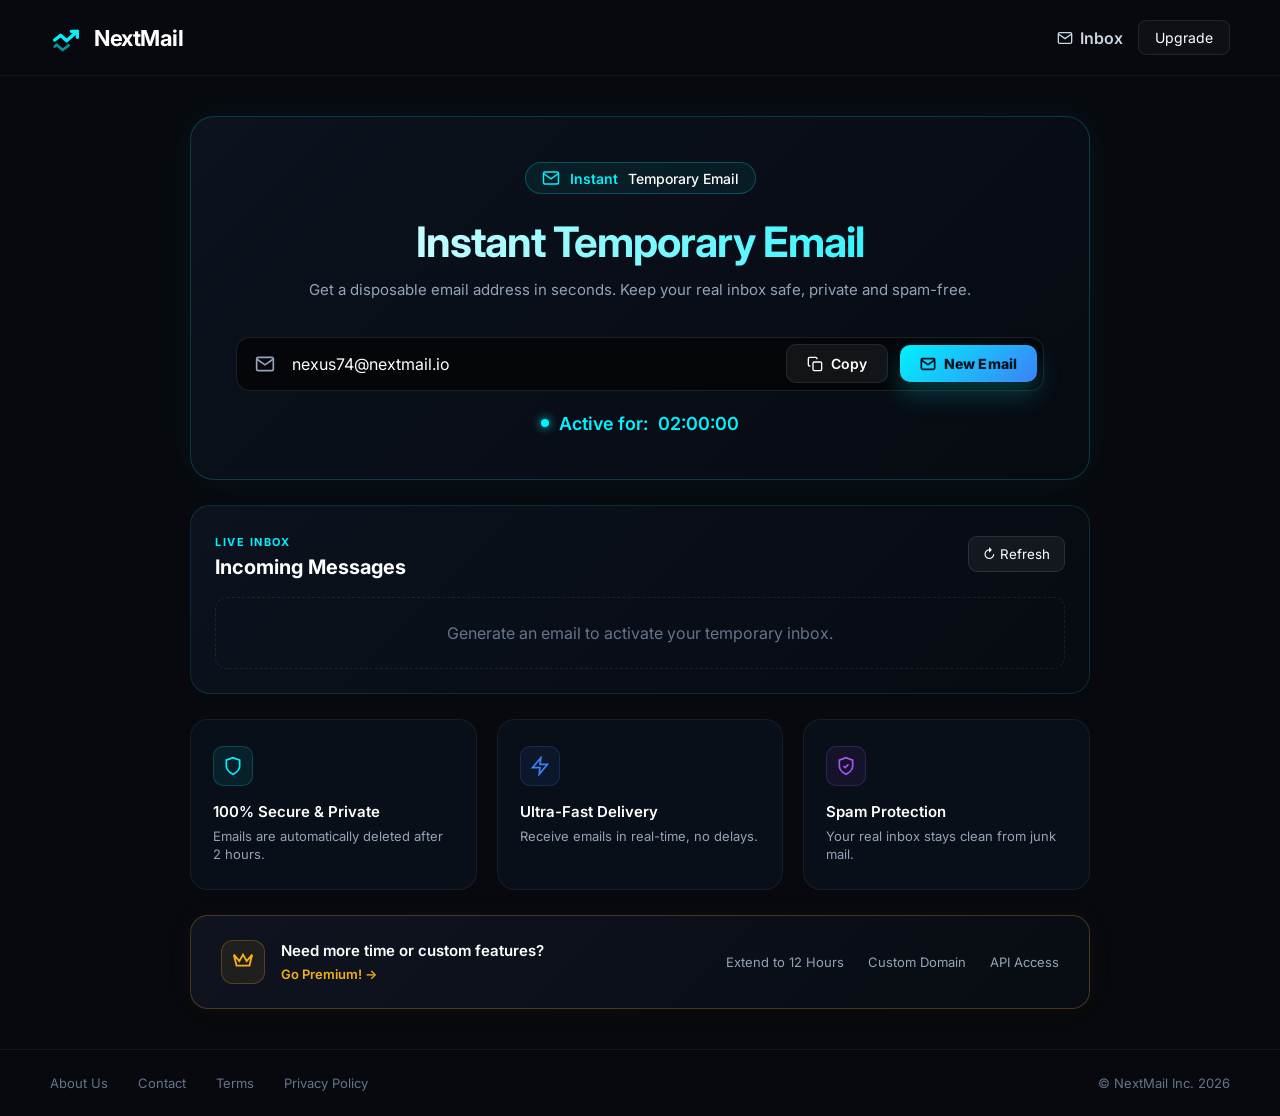
<file: index.html>
<!DOCTYPE html>
<html lang="en">
<head>
    <meta charset="UTF-8">
    <meta name="viewport" content="width=device-width, initial-scale=1.0">
    <title>NextMail - Instant Temporary Email</title>
    <link rel="stylesheet" href="style.css">
    <link href="https://fonts.googleapis.com/css2?family=Inter:wght@300;400;500;600;700&display=swap" rel="stylesheet">
</head>
<body>
    <header class="navbar">
    <div class="logo">
        <svg class="logo-icon" width="32" height="32" viewBox="0 0 24 24" fill="none">
            <path d="M3.5 13.5L8 10L12.5 14L20.5 7" stroke="#00f2fe" stroke-width="2.5" stroke-linecap="round" stroke-linejoin="round"/>
            <path d="M16 7H20.5V11.5" stroke="#00f2fe" stroke-width="2.5" stroke-linecap="round" stroke-linejoin="round"/>
            <path d="M14 17.5L9.5 21L5 17L3.5 18.5" stroke="#00f2fe" stroke-width="2" stroke-opacity="0.6" stroke-linecap="round" stroke-linejoin="round"/>
        </svg>
        <span>NextMail</span>
    </div>
    <div class="nav-right">
        <!-- Login ki jagah direct Inbox button jo neeche inbox panel par le jaye -->
        <a href="#inboxPanel" class="inbox-nav-link" onclick="document.getElementById('inboxPanel').scrollIntoView({behavior:'smooth'}); loadInbox();">
            <svg width="16" height="16" viewBox="0 0 24 24" fill="none" stroke="currentColor" stroke-width="2"><path d="M4 4h16c1.1 0 2 .9 2 2v12c0 1.1-.9 2-2 2H4c-1.1 0-2-.9-2-2V6c0-1.1.9-2 2-2z"/><polyline points="22,6 12,13 2,6"/></svg>
            <span>Inbox</span>
        </a>
        <a href="pricing.html" class="login-btn">Upgrade</a>
    </div>
</header>

    <button id="inboxCorner" class="inbox-corner" onclick="document.getElementById('inboxPanel').scrollIntoView({behavior:'smooth',block:'start'});loadInbox()" aria-label="Open inbox">📥 <span>Inbox</span><b id="inboxCount">0</b></button>
<main class="hero">
        <div class="hero-card">
            <div class="hero-top-badge">
                <svg width="18" height="18" viewBox="0 0 24 24" fill="none" stroke="#00f2fe" stroke-width="2"><path d="M4 4h16c1.1 0 2 .9 2 2v12c0 1.1-.9 2-2 2H4c-1.1 0-2-.9-2-2V6c0-1.1.9-2 2-2z"/><polyline points="22,6 12,13 2,6"/></svg>
                <span class="badge-text-green">Instant</span> Temporary Email
            </div>
            <h1>Instant Temporary Email</h1>
            <p class="hero-sub">Get a disposable email address in seconds. Keep your real inbox safe, private and spam-free.</p>
            
            <div class="email-box">
                <span class="email-icon">
                    <svg width="20" height="20" viewBox="0 0 24 24" fill="none" stroke="#94a3b8" stroke-width="2"><path d="M4 4h16c1.1 0 2 .9 2 2v12c0 1.1-.9 2-2 2H4c-1.1 0-2-.9-2-2V6c0-1.1.9-2 2-2z"/><polyline points="22,6 12,13 2,6"/></svg>
                </span>
                <input type="text" id="emailInput" value="nexus74@nextmail.io" readonly>
                <button class="copy-btn" onclick="copyEmail()">
                    <svg width="16" height="16" viewBox="0 0 24 24" fill="none" stroke="currentColor" stroke-width="2"><rect x="9" y="9" width="13" height="13" rx="2" ry="2"/><path d="M5 15H4a2 2 0 0 1-2-2V4a2 2 0 0 1 2-2h9a2 2 0 0 1 2 2v1"/></svg>
                    Copy
                </button>
                <button class="new-btn">
                    <svg width="16" height="16" viewBox="0 0 24 24" fill="none" stroke="#04060a" stroke-width="2.5"><path d="M4 4h16c1.1 0 2 .9 2 2v12c0 1.1-.9 2-2 2H4c-1.1 0-2-.9-2-2V6c0-1.1.9-2 2-2z"/><polyline points="22,6 12,13 2,6"/></svg>
                    New Email
                </button>
            </div>

            <div class="timer-display">
                <span class="pulse-dot"></span> <span id="timerLabel">Active for:</span> <span id="timer">02:00:00</span>
            </div>
        </div>

        <div class="inbox-panel" id="inboxPanel">
            <div class="inbox-header">
                <div>
                    <span class="inbox-kicker">LIVE INBOX</span>
                    <h2>Incoming Messages</h2>
                </div>
                <button class="refresh-inbox-btn" onclick="loadInbox()">↻ Refresh</button>
            </div>
            <div id="inbox" class="inbox-list" aria-live="polite">
                <div class="inbox-empty">Generate an email to activate your temporary inbox.</div>
            </div>
        </div>

        <div class="features-grid">
            <div class="feature-card">
                <div class="f-icon-box security-bg">
                    <svg width="20" height="20" viewBox="0 0 24 24" fill="none" stroke="#00f2fe" stroke-width="2"><path d="M12 22s8-4 8-10V5l-8-3-8 3v7c0 6 8 10 8 10z"/></svg>
                </div>
                <h3>100% Secure & Private</h3>
                <p>Emails are automatically deleted after 2 hours.</p>
            </div>
            <div class="feature-card">
                <div class="f-icon-box speed-bg">
                    <svg width="20" height="20" viewBox="0 0 24 24" fill="none" stroke="#3b82f6" stroke-width="2"><polygon points="13 2 3 14 12 14 11 22 21 10 12 10 13 2"/></svg>
                </div>
                <h3>Ultra-Fast Delivery</h3>
                <p>Receive emails in real-time, no delays.</p>
            </div>
            <div class="feature-card">
                <div class="f-icon-box spam-bg">
                    <svg width="20" height="20" viewBox="0 0 24 24" fill="none" stroke="#a855f7" stroke-width="2"><path d="M12 22s8-4 8-10V5l-8-3-8 3v7c0 6 8 10 8 10z"/><polyline points="9 12 11 14 15 10"/></svg>
                </div>
                <h3>Spam Protection</h3>
                <p>Your real inbox stays clean from junk mail.</p>
            </div>
        </div>

        <a href="pricing.html" class="pricing-banner-link">
            <div class="pricing-banner">
                <div class="pb-left">
                    <div class="crown-box">
                        <svg width="22" height="22" viewBox="0 0 24 24" fill="none" stroke="#f5af19" stroke-width="2"><path d="M2 4l3 12h14l3-12-6 7-4-7-4 7-6-7z"/></svg>
                    </div>
                    <div>
                        <h3>Need more time or custom features?</h3>
                        <span class="go-premium-text">Go Premium! →</span>
                    </div>
                </div>
                <div class="pb-features">
                    <div class="pb-feat-item">Extend to 12 Hours</div>
                    <div class="pb-feat-item">Custom Domain</div>
                    <div class="pb-feat-item">API Access</div>
                </div>
            </div>
        </a>
    </main>

    <footer>
        <div class="footer-links">
            <a href="about.html">About Us</a>
            <a href="contact.html">Contact</a>
            <a href="terms.html">Terms</a>
            <a href="privacy.html">Privacy Policy</a>
        </div>
        <p>© NextMail Inc. 2026</p>
    </footer>

    <script src="script.js"></script>
</body>
</html>
</file>
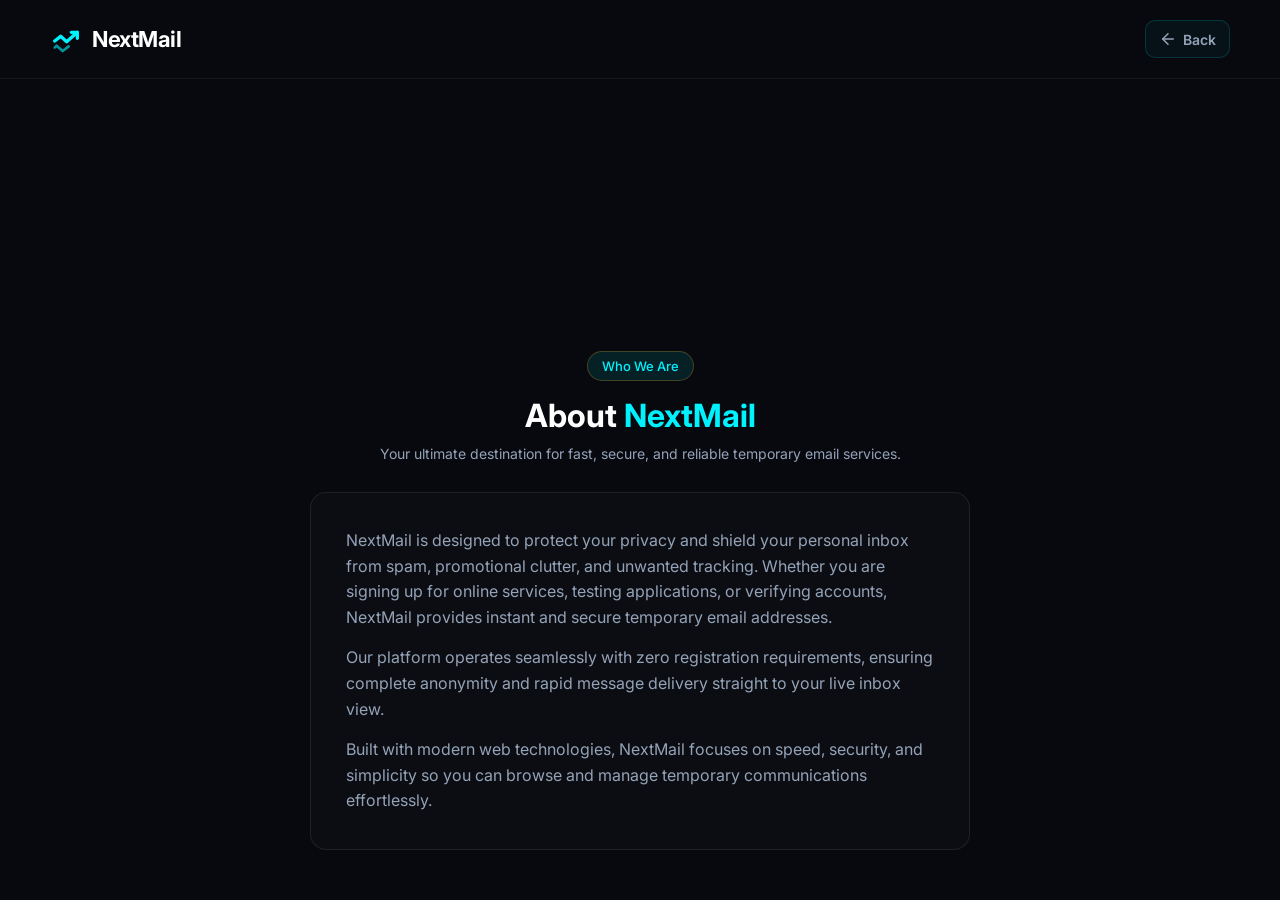
<file: about.html>
<!DOCTYPE html>
<html lang="en">
<head>
    <meta charset="UTF-8">
    <meta name="viewport" content="width=device-width, initial-scale=1.0">
    <title>NextMail - About Us</title>
    <link rel="stylesheet" href="style.css">
    <link href="https://fonts.googleapis.com/css2?family=Inter:wght@300;400;500;600;700&display=swap" rel="stylesheet">
</head>
<body>
    <header class="navbar">
        <div class="logo">
            <a href="index.html" style="text-decoration: none; color: inherit; display: flex; align-items: center; gap: 10px;">
                <svg class="logo-icon" width="32" height="32" viewBox="0 0 24 24" fill="none">
                    <path d="M3.5 13.5L8 10L12.5 14L20.5 7" stroke="#00f2fe" stroke-width="2.5" stroke-linecap="round" stroke-linejoin="round"/>
                    <path d="M16 7H20.5V11.5" stroke="#00f2fe" stroke-width="2.5" stroke-linecap="round" stroke-linejoin="round"/>
                    <path d="M14 17.5L9.5 21L5 17L3.5 18.5" stroke="#00f2fe" stroke-width="2" stroke-opacity="0.6" stroke-linecap="round" stroke-linejoin="round"/>
                </svg>
                <span>NextMail</span>
            </a>
        </div>
        <div class="nav-right">
            <a href="index.html" class="back-home-link" aria-label="Back to Home" style="display: flex; align-items: center; gap: 6px; color: #94a3b8; text-decoration: none; font-size: 14px;">
                <svg width="18" height="18" viewBox="0 0 24 24" fill="none" stroke="currentColor" stroke-width="2" stroke-linecap="round" stroke-linejoin="round">
                    <path d="M19 12H5"/>
                    <path d="M12 19l-7-7 7-7"/>
                </svg>
                <span>Back</span>
            </a>
        </div>
    </header>

    <main class="pricing-container" style="max-width: 700px; margin: 50px auto; padding: 0 20px;">
        <div class="pricing-header" style="margin-bottom: 30px; text-align: center;">
            <div class="plan-pill" style="display: inline-block; padding: 6px 14px; background: rgba(0, 242, 254, 0.1); color: #00f2fe; border-radius: 20px; font-size: 13px; font-weight: 500; margin-bottom: 15px;">Who We Are</div>
            <h1 style="color: #fff; font-size: 32px; font-weight: 700;">About <span class="highlight-cyan" style="color: #00f2fe;">NextMail</span></h1>
            <p style="color: #94a3b8; font-size: 14px; margin-top: 8px;">Your ultimate destination for fast, secure, and reliable temporary email services.</p>
        </div>

        <div class="card" style="background: rgba(255, 255, 255, 0.02); border: 1px solid rgba(255, 255, 255, 0.08); padding: 35px; border-radius: 16px; text-align: left; line-height: 1.6; color: #94a3b8;">
            <p style="margin-bottom: 15px;">
                NextMail is designed to protect your privacy and shield your personal inbox from spam, promotional clutter, and unwanted tracking. Whether you are signing up for online services, testing applications, or verifying accounts, NextMail provides instant and secure temporary email addresses.
            </p>
            <p style="margin-bottom: 15px;">
                Our platform operates seamlessly with zero registration requirements, ensuring complete anonymity and rapid message delivery straight to your live inbox view.
            </p>
            <p>
                Built with modern web technologies, NextMail focuses on speed, security, and simplicity so you can browse and manage temporary communications effortlessly.
            </p>
        </div>
    </main>
</body>
</html>
</file>
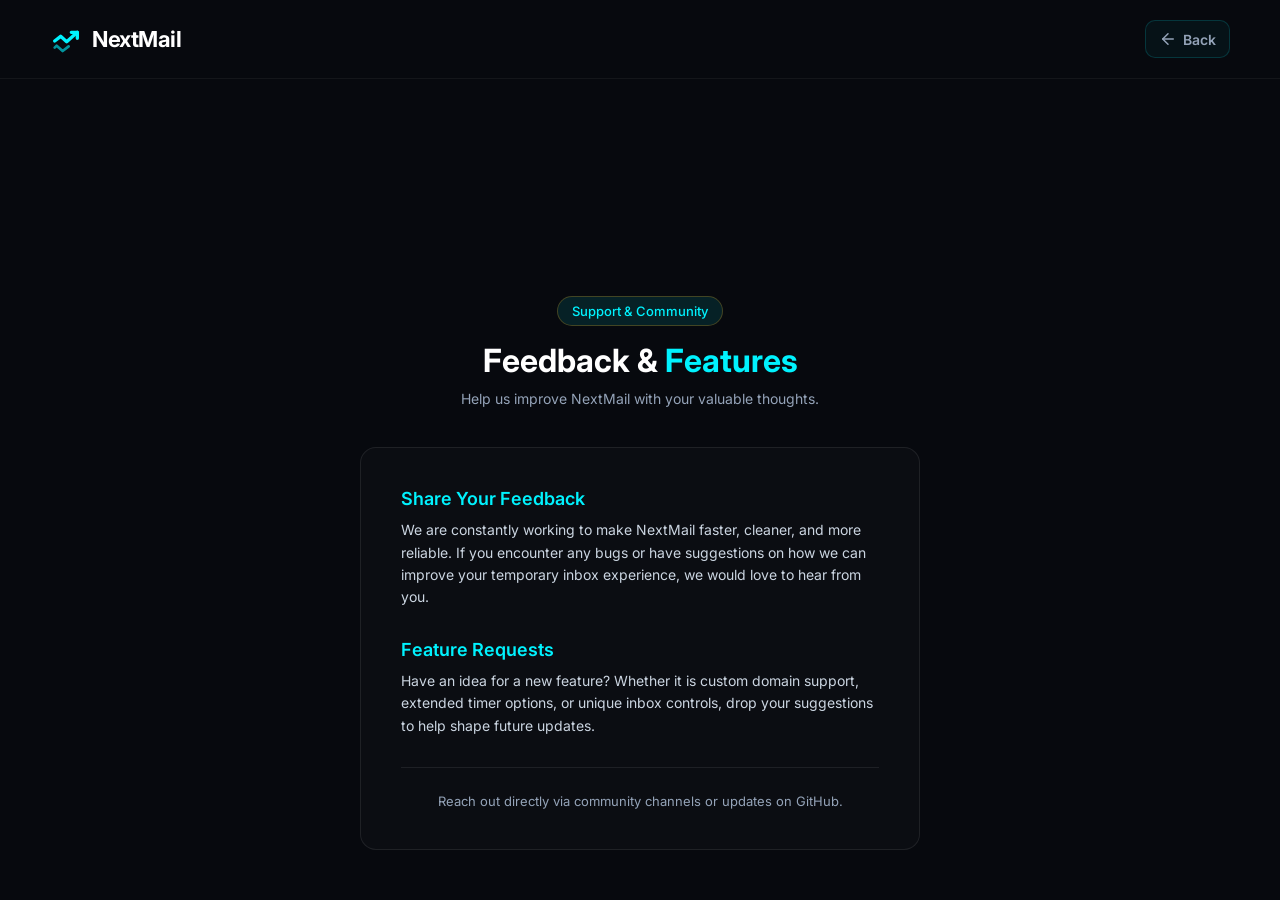
<file: contact.html>
<!DOCTYPE html>
<html lang="en">
<head>
    <meta charset="UTF-8">
    <meta name="viewport" content="width=device-width, initial-scale=1.0">
    <title>NextMail - Contact & Feedback</title>
    <link rel="stylesheet" href="style.css">
    <link href="https://fonts.googleapis.com/css2?family=Inter:wght@300;400;500;600;700&display=swap" rel="stylesheet">
</head>
<body>
    <header class="navbar">
        <div class="logo">
            <a href="index.html" style="text-decoration: none; color: inherit; display: flex; align-items: center; gap: 10px;">
                <svg class="logo-icon" width="32" height="32" viewBox="0 0 24 24" fill="none">
                    <path d="M3.5 13.5L8 10L12.5 14L20.5 7" stroke="#00f2fe" stroke-width="2.5" stroke-linecap="round" stroke-linejoin="round"/>
                    <path d="M16 7H20.5V11.5" stroke="#00f2fe" stroke-width="2.5" stroke-linecap="round" stroke-linejoin="round"/>
                    <path d="M14 17.5L9.5 21L5 17L3.5 18.5" stroke="#00f2fe" stroke-width="2" stroke-opacity="0.6" stroke-linecap="round" stroke-linejoin="round"/>
                </svg>
                <span>NextMail</span>
            </a>
        </div>
        <div class="nav-right">
            <a href="index.html" class="back-home-link" aria-label="Back to Home" style="display: flex; align-items: center; gap: 6px; color: #94a3b8; text-decoration: none; font-size: 14px;">
                <svg width="18" height="18" viewBox="0 0 24 24" fill="none" stroke="currentColor" stroke-width="2" stroke-linecap="round" stroke-linejoin="round">
                    <path d="M19 12H5"/>
                    <path d="M12 19l-7-7 7-7"/>
                </svg>
                <span>Back</span>
            </a>
        </div>
    </header>

    <main class="pricing-container" style="max-width: 600px; margin: 50px auto; padding: 0 20px;">
        <div class="pricing-header" style="margin-bottom: 40px; text-align: center;">
            <div class="plan-pill" style="display: inline-block; padding: 6px 14px; background: rgba(0, 242, 254, 0.1); color: #00f2fe; border-radius: 20px; font-size: 13px; font-weight: 500; margin-bottom: 15px;">Support & Community</div>
            <h1 style="color: #fff; font-size: 32px; font-weight: 700;">Feedback & <span style="color: #00f2fe;">Features</span></h1>
            <p style="color: #94a3b8; font-size: 14px; margin-top: 10px;">Help us improve NextMail with your valuable thoughts.</p>
        </div>

        <div class="card" style="background: rgba(255, 255, 255, 0.02); border: 1px solid rgba(255, 255, 255, 0.08); padding: 40px; border-radius: 16px;">
            <div style="margin-bottom: 30px;">
                <h3 style="color: #00f2fe; font-size: 18px; margin-bottom: 10px; font-weight: 600;">Share Your Feedback</h3>
                <p style="color: #cbd5e1; font-size: 14px; line-height: 1.6;">
                    We are constantly working to make NextMail faster, cleaner, and more reliable. If you encounter any bugs or have suggestions on how we can improve your temporary inbox experience, we would love to hear from you.
                </p>
            </div>

            <div style="margin-bottom: 30px;">
                <h3 style="color: #00f2fe; font-size: 18px; margin-bottom: 10px; font-weight: 600;">Feature Requests</h3>
                <p style="color: #cbd5e1; font-size: 14px; line-height: 1.6;">
                    Have an idea for a new feature? Whether it is custom domain support, extended timer options, or unique inbox controls, drop your suggestions to help shape future updates.
                </p>
            </div>

            <div style="border-top: 1px solid rgba(255, 255, 255, 0.08); padding-top: 25px; text-align: center;">
                <p style="color: #94a3b8; font-size: 13px;">
                    Reach out directly via community channels or updates on GitHub.
                </p>
            </div>
        </div>
    </main>
</body>
</html>
</file>
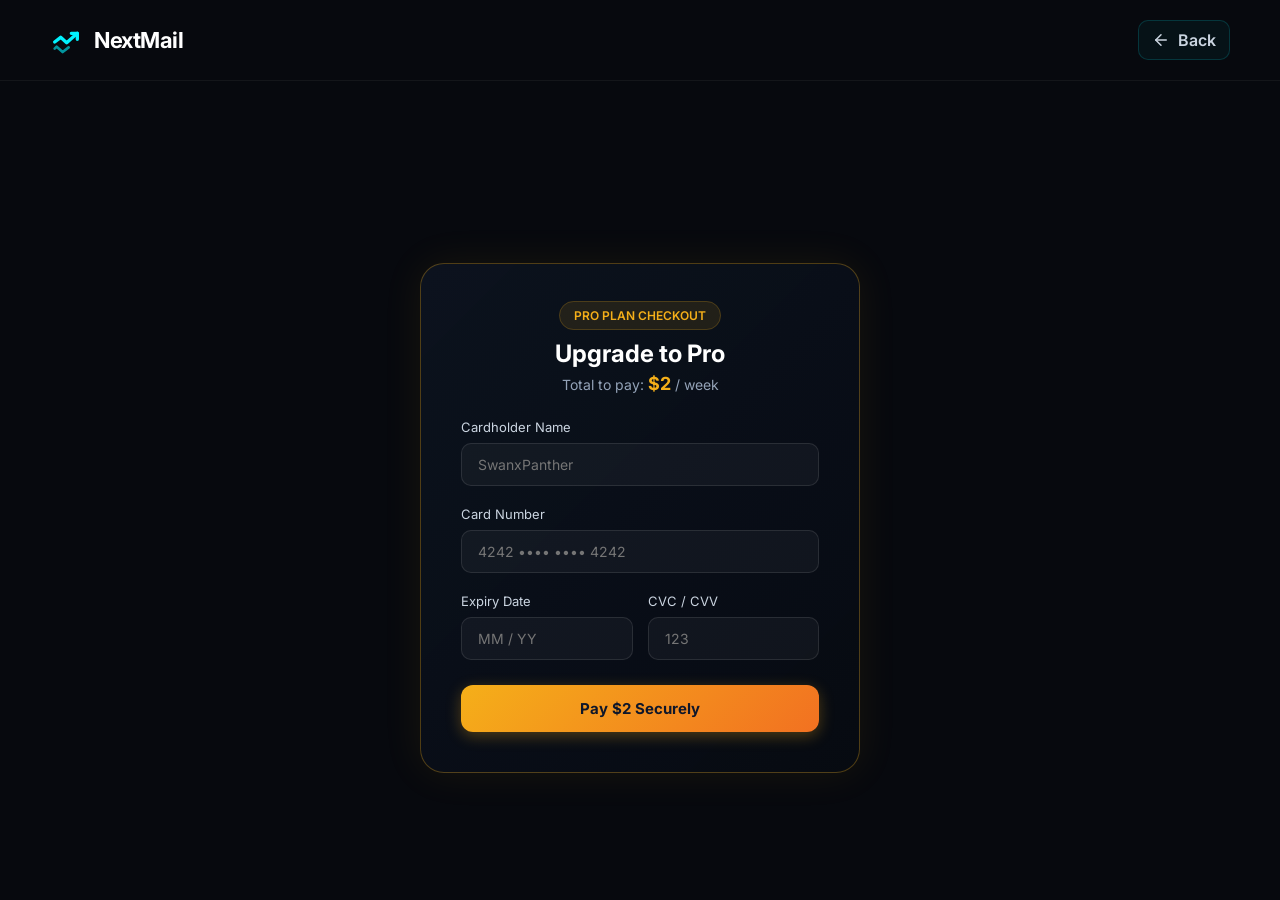
<file: payment.html>
<!DOCTYPE html>
<html lang="en">
<head>
    <meta charset="UTF-8">
    <meta name="viewport" content="width=device-width, initial-scale=1.0">
    <title>Checkout - NextMail Pro</title>
    <link rel="stylesheet" href="style.css">
    <link href="https://fonts.googleapis.com/css2?family=Inter:wght@300;400;500;600;700&display=swap" rel="stylesheet">
</head>
<body>
    <header class="navbar">
        <div class="logo" onclick="window.location.href='index.html'" style="cursor: pointer;">
            <svg class="logo-icon" width="32" height="32" viewBox="0 0 24 24" fill="none">
                <path d="M3.5 13.5L8 10L12.5 14L20.5 7" stroke="#00f2fe" stroke-width="2.5" stroke-linecap="round" stroke-linejoin="round"/>
                <path d="M16 7H20.5V11.5" stroke="#00f2fe" stroke-width="2.5" stroke-linecap="round" stroke-linejoin="round"/>
                <path d="M14 17.5L9.5 21L5 17L3.5 18.5" stroke="#00f2fe" stroke-width="2" stroke-opacity="0.6" stroke-linecap="round" stroke-linejoin="round"/>
            </svg>
            <span>NextMail</span>
        </div>
        <div class="nav-right">
            <a href="index.html" class="back-home-link" aria-label="Back to Home">
                <svg width="18" height="18" viewBox="0 0 24 24" fill="none" stroke="currentColor" stroke-width="2" stroke-linecap="round" stroke-linejoin="round">
                    <path d="M19 12H5"/>
                    <path d="M12 19l-7-7 7-7"/>
                </svg>
                <span>Back</span>
            </a>
        </div>
    </header>

    <main class="auth-container" style="display: flex; justify-content: center; align-items: center; min-height: 85vh; padding: 20px;">
        <div class="auth-card" style="background: linear-gradient(135deg, rgba(13, 20, 33, 0.85), rgba(7, 11, 18, 0.95)); border: 1px solid rgba(245, 175, 25, 0.3); box-shadow: 0 0 40px rgba(245, 175, 25, 0.08); border-radius: 24px; padding: 40px; width: 100%; max-width: 440px;">
            <div style="text-align: center; margin-bottom: 25px;">
                <span style="background: rgba(245, 175, 25, 0.1); color: #f5af19; padding: 6px 14px; border-radius: 20px; font-size: 12px; font-weight: 600; border: 1px solid rgba(245, 175, 25, 0.2);">PRO PLAN CHECKOUT</span>
                <h2 style="font-size: 24px; font-weight: 700; color: #fff; margin-top: 15px; margin-bottom: 5px;">Upgrade to Pro</h2>
                <p style="color: #94a3b8; font-size: 14px;">Total to pay: <strong style="color: #f5af19; font-size: 18px;">$2</strong> / week</p>
            </div>

            <!-- Payment Form -->
            <form onsubmit="event.preventDefault(); alert('Demo mode: Payment integration coming soon!');">
                <div style="margin-bottom: 20px;">
                    <label style="display: block; color: #cbd5e1; font-size: 13px; margin-bottom: 8px;">Cardholder Name</label>
                    <input type="text" placeholder="SwanxPanther" required style="width: 100%; padding: 12px 16px; background: rgba(255, 255, 255, 0.04); border: 1px solid rgba(255, 255, 255, 0.1); border-radius: 10px; color: #fff; outline: none; font-size: 14px;">
                </div>

                <div style="margin-bottom: 20px;">
                    <label style="display: block; color: #cbd5e1; font-size: 13px; margin-bottom: 8px;">Card Number</label>
                    <input type="text" placeholder="4242 •••• •••• 4242" required style="width: 100%; padding: 12px 16px; background: rgba(255, 255, 255, 0.04); border: 1px solid rgba(255, 255, 255, 0.1); border-radius: 10px; color: #fff; outline: none; font-size: 14px;">
                </div>

                <div style="display: flex; gap: 15px; margin-bottom: 25px;">
                    <div style="flex: 1;">
                        <label style="display: block; color: #cbd5e1; font-size: 13px; margin-bottom: 8px;">Expiry Date</label>
                        <input type="text" placeholder="MM / YY" required style="width: 100%; padding: 12px 16px; background: rgba(255, 255, 255, 0.04); border: 1px solid rgba(255, 255, 255, 0.1); border-radius: 10px; color: #fff; outline: none; font-size: 14px;">
                    </div>
                    <div style="flex: 1;">
                        <label style="display: block; color: #cbd5e1; font-size: 13px; margin-bottom: 8px;">CVC / CVV</label>
                        <input type="password" placeholder="123" maxlength="4" required style="width: 100%; padding: 12px 16px; background: rgba(255, 255, 255, 0.04); border: 1px solid rgba(255, 255, 255, 0.1); border-radius: 10px; color: #fff; outline: none; font-size: 14px;">
                    </div>
                </div>

                <button type="submit" style="width: 100%; padding: 14px; background: linear-gradient(135deg, #f5af19, #f27121); color: #0f172a; font-weight: 700; border: none; border-radius: 12px; cursor: pointer; font-size: 15px; box-shadow: 0 4px 15px rgba(245, 175, 25, 0.3);">Pay $2 Securely</button>
            </form>
        </div>
    </main>
</body>
</html>
</file>
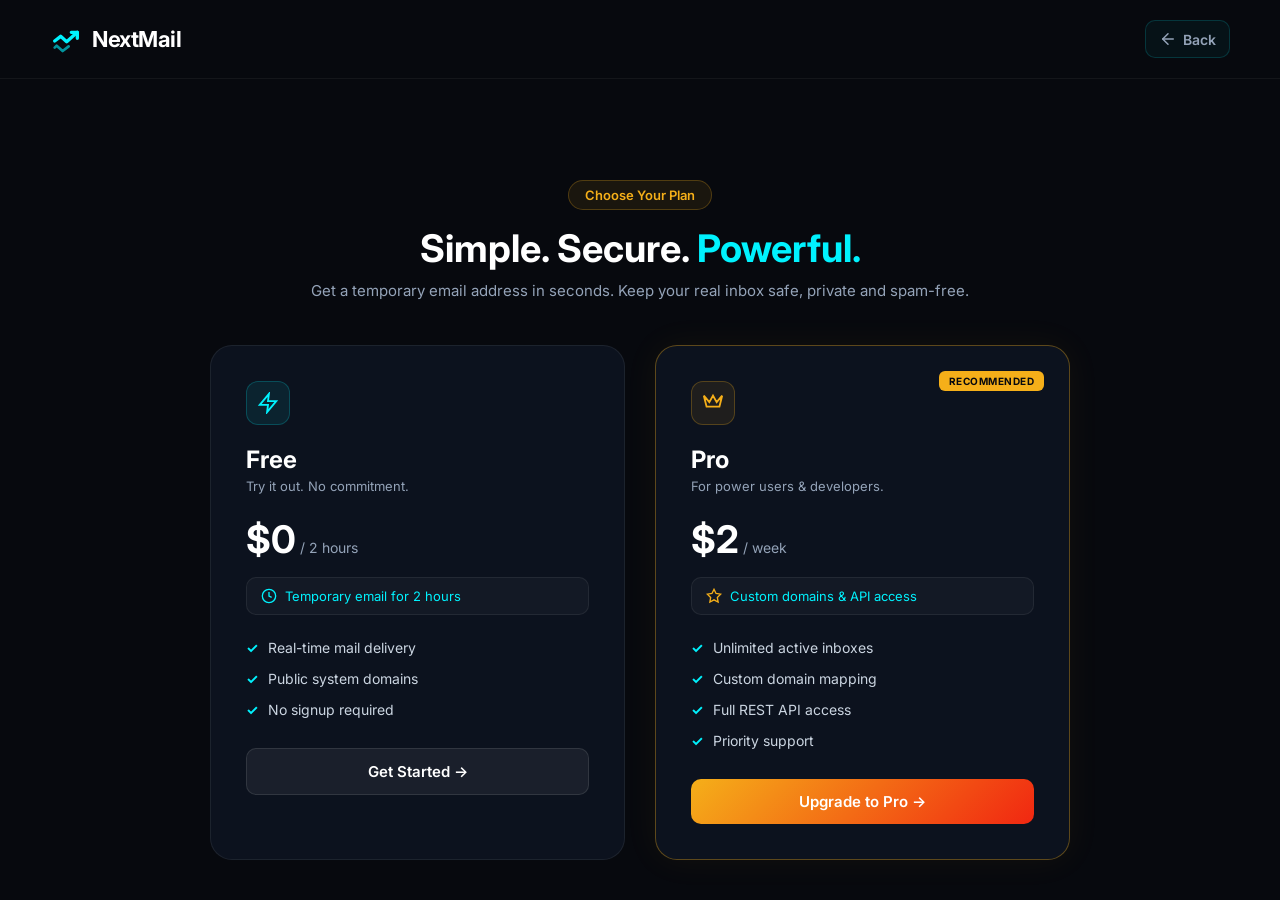
<file: pricing.html>
<!DOCTYPE html>
<html lang="en">
<head>
    <meta charset="UTF-8">
    <meta name="viewport" content="width=device-width, initial-scale=1.0">
    <title>NextMail - Pricing</title>
    <link rel="stylesheet" href="style.css">
    <link href="https://fonts.googleapis.com/css2?family=Inter:wght@300;400;500;600;700&display=swap" rel="stylesheet">
</head>
<body>
    <header class="navbar">
        <div class="logo">
            <a href="index.html" style="text-decoration: none; color: inherit; display: flex; align-items: center; gap: 10px;">
                <svg class="logo-icon" width="32" height="32" viewBox="0 0 24 24" fill="none">
                    <path d="M3.5 13.5L8 10L12.5 14L20.5 7" stroke="#00f2fe" stroke-width="2.5" stroke-linecap="round" stroke-linejoin="round"/>
                    <path d="M16 7H20.5V11.5" stroke="#00f2fe" stroke-width="2.5" stroke-linecap="round" stroke-linejoin="round"/>
                    <path d="M14 17.5L9.5 21L5 17L3.5 18.5" stroke="#00f2fe" stroke-width="2" stroke-opacity="0.6" stroke-linecap="round" stroke-linejoin="round"/>
                </svg>
                <span>NextMail</span>
            </a>
        </div>
        <div class="nav-right">
            <a href="index.html" class="back-home-link" aria-label="Back to Home" style="display: flex; align-items: center; gap: 6px; color: #94a3b8; text-decoration: none; font-size: 14px;">
                <svg width="18" height="18" viewBox="0 0 24 24" fill="none" stroke="currentColor" stroke-width="2" stroke-linecap="round" stroke-linejoin="round">
                    <path d="M19 12H5"/>
                    <path d="M12 19l-7-7 7-7"/>
                </svg>
                <span>Back</span>
            </a>
        </div>
    </header>

    <main class="pricing-container">
        <div class="pricing-header">
            <div class="plan-pill">Choose Your Plan</div>
            <h1>Simple. Secure. <span class="highlight-cyan">Powerful.</span></h1>
            <p>Get a temporary email address in seconds. Keep your real inbox safe, private and spam-free.</p>
        </div>

        <div class="pricing-cards">
            <!-- Free Plan -->
            <div class="card free-card">
                <div class="card-top-icon-box">
                    <svg width="22" height="22" viewBox="0 0 24 24" fill="none" stroke="#00f2fe" stroke-width="2">
                        <polygon points="13 2 3 14 12 14 11 22 21 10 12 10 13 2"/>
                    </svg>
                </div>
                <h2>Free</h2>
                <p class="card-desc">Try it out. No commitment.</p>
                <div class="price-tag">$0 <span class="price-sub">/ 2 hours</span></div>
                <div class="plan-badge-box">
                    <svg width="16" height="16" viewBox="0 0 24 24" fill="none" stroke="#00f2fe" stroke-width="2">
                        <circle cx="12" cy="12" r="10"/>
                        <polyline points="12 6 12 12 16 14"/>
                    </svg>
                    Temporary email for 2 hours
                </div>
                <ul class="feature-list">
                    <li><span class="check-icon">✓</span> Real-time mail delivery</li>
                    <li><span class="check-icon">✓</span> Public system domains</li>
                    <li><span class="check-icon">✓</span> No signup required</li>
                </ul>
                <a href="index.html" class="plan-btn free-btn">Get Started →</a>
            </div>

            <!-- Pro Plan -->
            <div class="card pro-card">
                <div class="recommended-badge">RECOMMENDED</div>
                <div class="card-top-icon-box gold-icon-box">
                    <svg width="22" height="22" viewBox="0 0 24 24" fill="none" stroke="#f5af19" stroke-width="2">
                        <path d="M2 4l3 12h14l3-12-6 7-4-7-4 7-6-7z"/>
                    </svg>
                </div>
                <h2>Pro</h2>
                <p class="card-desc">For power users & developers.</p>
                <div class="price-tag">$2 <span class="price-sub">/ week</span></div>
                <div class="plan-badge-box gold-badge-box">
                    <svg width="16" height="16" viewBox="0 0 24 24" fill="none" stroke="#f5af19" stroke-width="2">
                        <path d="M12 2l3.09 6.26L22 9.27l-5 4.87 1.18 6.88L12 17.77l-6.18 3.25L7 14.14 2 9.27l6.91-1.01L12 2z"/>
                    </svg>
                    Custom domains & API access
                </div>
                <ul class="feature-list">
                    <li><span class="check-icon">✓</span> Unlimited active inboxes</li>
                    <li><span class="check-icon">✓</span> Custom domain mapping</li>
                    <li><span class="check-icon">✓</span> Full REST API access</li>
                    <li><span class="check-icon">✓</span> Priority support</li>
                </ul>
                <a href="payment.html" class="plan-btn pro-btn">Upgrade to Pro →</a>
            </div>
        </div>
    </main>
</body>
</html>
</file>
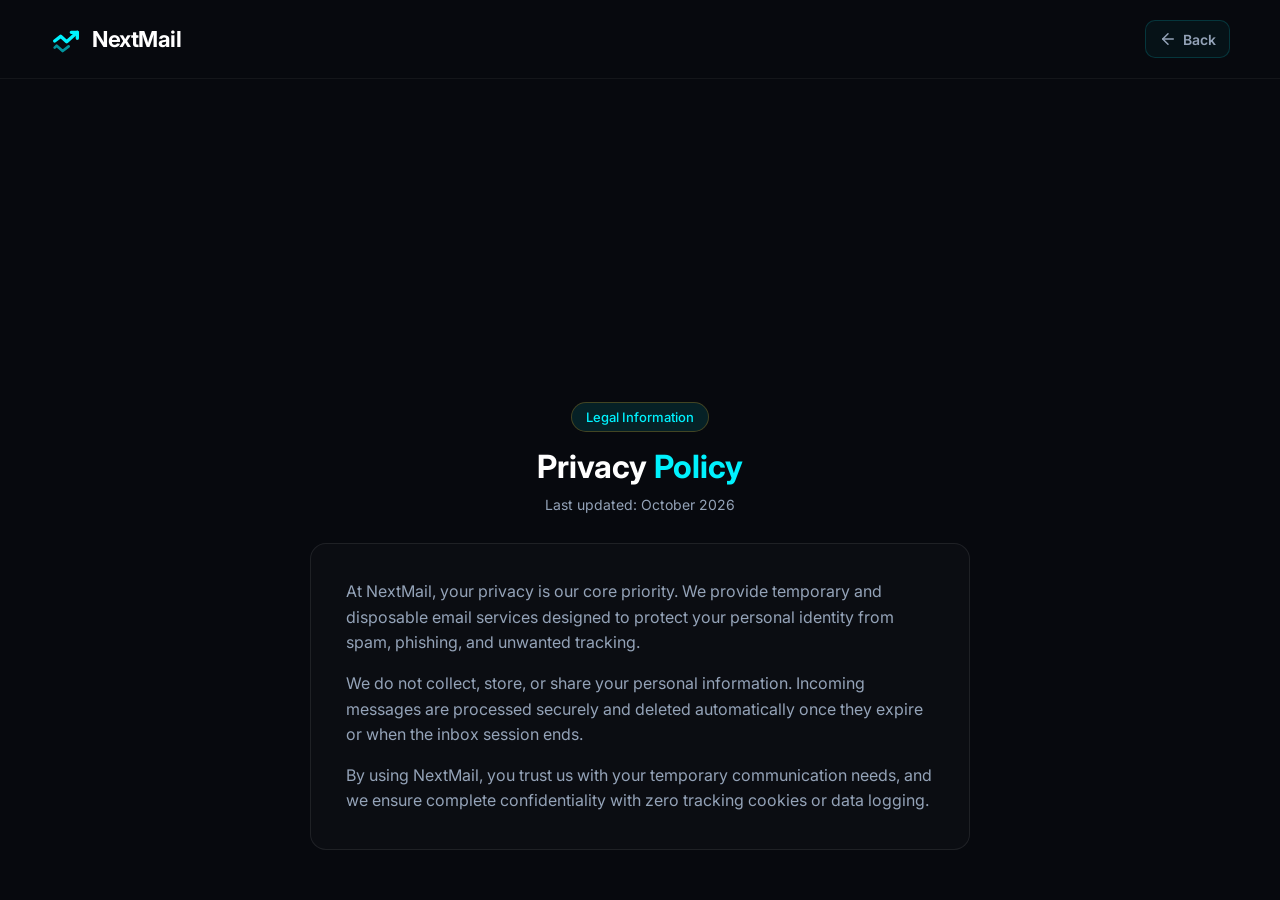
<file: privacy.html>
<!DOCTYPE html>
<html lang="en">
<head>
    <meta charset="UTF-8">
    <meta name="viewport" content="width=device-width, initial-scale=1.0">
    <title>NextMail - Privacy Policy</title>
    <link rel="stylesheet" href="style.css">
    <link href="https://fonts.googleapis.com/css2?family=Inter:wght@300;400;500;600;700&display=swap" rel="stylesheet">
</head>
<body>
    <header class="navbar">
        <div class="logo">
            <a href="index.html" style="text-decoration: none; color: inherit; display: flex; align-items: center; gap: 10px;">
                <svg class="logo-icon" width="32" height="32" viewBox="0 0 24 24" fill="none">
                    <path d="M3.5 13.5L8 10L12.5 14L20.5 7" stroke="#00f2fe" stroke-width="2.5" stroke-linecap="round" stroke-linejoin="round"/>
                    <path d="M16 7H20.5V11.5" stroke="#00f2fe" stroke-width="2.5" stroke-linecap="round" stroke-linejoin="round"/>
                    <path d="M14 17.5L9.5 21L5 17L3.5 18.5" stroke="#00f2fe" stroke-width="2" stroke-opacity="0.6" stroke-linecap="round" stroke-linejoin="round"/>
                </svg>
                <span>NextMail</span>
            </a>
        </div>
        <div class="nav-right">
            <a href="index.html" class="back-home-link" aria-label="Back to Home" style="display: flex; align-items: center; gap: 6px; color: #94a3b8; text-decoration: none; font-size: 14px;">
                <svg width="18" height="18" viewBox="0 0 24 24" fill="none" stroke="currentColor" stroke-width="2" stroke-linecap="round" stroke-linejoin="round">
                    <path d="M19 12H5"/>
                    <path d="M12 19l-7-7 7-7"/>
                </svg>
                <span>Back</span>
            </a>
        </div>
    </header>

    <main class="pricing-container" style="max-width: 700px; margin: 50px auto; padding: 0 20px;">
        <div class="pricing-header" style="margin-bottom: 30px; text-align: center;">
            <div class="plan-pill" style="display: inline-block; padding: 6px 14px; background: rgba(0, 242, 254, 0.1); color: #00f2fe; border-radius: 20px; font-size: 13px; font-weight: 500; margin-bottom: 15px;">Legal Information</div>
            <h1 style="color: #fff; font-size: 32px; font-weight: 700;">Privacy <span class="highlight-cyan" style="color: #00f2fe;">Policy</span></h1>
            <p style="color: #94a3b8; font-size: 14px; margin-top: 8px;">Last updated: October 2026</p>
        </div>

        <div class="card" style="background: rgba(255, 255, 255, 0.02); border: 1px solid rgba(255, 255, 255, 0.08); padding: 35px; border-radius: 16px; text-align: left; line-height: 1.6; color: #94a3b8;">
            <p style="margin-bottom: 15px;">
                At NextMail, your privacy is our core priority. We provide temporary and disposable email services designed to protect your personal identity from spam, phishing, and unwanted tracking.
            </p>
            <p style="margin-bottom: 15px;">
                We do not collect, store, or share your personal information. Incoming messages are processed securely and deleted automatically once they expire or when the inbox session ends.
            </p>
            <p>
                By using NextMail, you trust us with your temporary communication needs, and we ensure complete confidentiality with zero tracking cookies or data logging.
            </p>
        </div>
    </main>
</body>
</html>
</file>
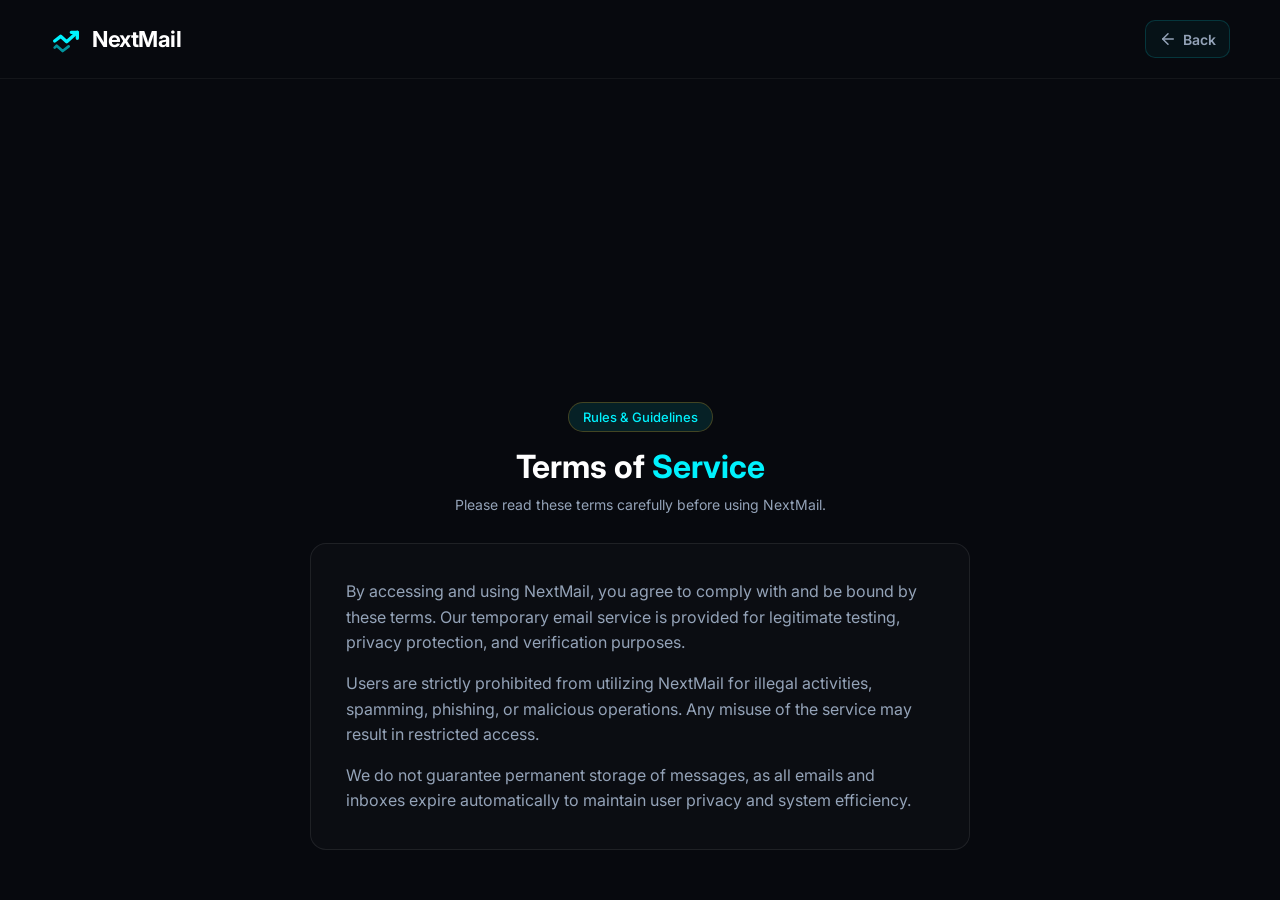
<file: terms.html>
<!DOCTYPE html>
<html lang="en">
<head>
    <meta charset="UTF-8">
    <meta name="viewport" content="width=device-width, initial-scale=1.0">
    <title>NextMail - Terms of Service</title>
    <link rel="stylesheet" href="style.css">
    <link href="https://fonts.googleapis.com/css2?family=Inter:wght@300;400;500;600;700&display=swap" rel="stylesheet">
</head>
<body>
    <header class="navbar">
        <div class="logo">
            <a href="index.html" style="text-decoration: none; color: inherit; display: flex; align-items: center; gap: 10px;">
                <svg class="logo-icon" width="32" height="32" viewBox="0 0 24 24" fill="none">
                    <path d="M3.5 13.5L8 10L12.5 14L20.5 7" stroke="#00f2fe" stroke-width="2.5" stroke-linecap="round" stroke-linejoin="round"/>
                    <path d="M16 7H20.5V11.5" stroke="#00f2fe" stroke-width="2.5" stroke-linecap="round" stroke-linejoin="round"/>
                    <path d="M14 17.5L9.5 21L5 17L3.5 18.5" stroke="#00f2fe" stroke-width="2" stroke-opacity="0.6" stroke-linecap="round" stroke-linejoin="round"/>
                </svg>
                <span>NextMail</span>
            </a>
        </div>
        <div class="nav-right">
            <a href="index.html" class="back-home-link" aria-label="Back to Home" style="display: flex; align-items: center; gap: 6px; color: #94a3b8; text-decoration: none; font-size: 14px;">
                <svg width="18" height="18" viewBox="0 0 24 24" fill="none" stroke="currentColor" stroke-width="2" stroke-linecap="round" stroke-linejoin="round">
                    <path d="M19 12H5"/>
                    <path d="M12 19l-7-7 7-7"/>
                </svg>
                <span>Back</span>
            </a>
        </div>
    </header>

    <main class="pricing-container" style="max-width: 700px; margin: 50px auto; padding: 0 20px;">
        <div class="pricing-header" style="margin-bottom: 30px; text-align: center;">
            <div class="plan-pill" style="display: inline-block; padding: 6px 14px; background: rgba(0, 242, 254, 0.1); color: #00f2fe; border-radius: 20px; font-size: 13px; font-weight: 500; margin-bottom: 15px;">Rules & Guidelines</div>
            <h1 style="color: #fff; font-size: 32px; font-weight: 700;">Terms of <span class="highlight-cyan" style="color: #00f2fe;">Service</span></h1>
            <p style="color: #94a3b8; font-size: 14px; margin-top: 8px;">Please read these terms carefully before using NextMail.</p>
        </div>

        <div class="card" style="background: rgba(255, 255, 255, 0.02); border: 1px solid rgba(255, 255, 255, 0.08); padding: 35px; border-radius: 16px; text-align: left; line-height: 1.6; color: #94a3b8;">
            <p style="margin-bottom: 15px;">
                By accessing and using NextMail, you agree to comply with and be bound by these terms. Our temporary email service is provided for legitimate testing, privacy protection, and verification purposes.
            </p>
            <p style="margin-bottom: 15px;">
                Users are strictly prohibited from utilizing NextMail for illegal activities, spamming, phishing, or malicious operations. Any misuse of the service may result in restricted access.
            </p>
            <p>
                We do not guarantee permanent storage of messages, as all emails and inboxes expire automatically to maintain user privacy and system efficiency.
            </p>
        </div>
    </main>
</body>
</html>
</file>
<file: style.css>
* {
    margin: 0;
    padding: 0;
    box-sizing: border-box;
    font-family: 'Inter', sans-serif;
}

body {
    background-color: #07090e;
    color: #ffffff;
    min-height: 100vh;
    display: flex;
    flex-direction: column;
    justify-content: space-between;
    overflow-x: hidden;
}

.navbar {
    display: flex;
    justify-content: space-between;
    align-items: center;
    padding: 20px 50px;
    border-bottom: 1px solid rgba(255, 255, 255, 0.05);
}

.logo {
    display: flex;
    align-items: center;
    gap: 12px;
    font-size: 22px;
    font-weight: 700;
    color: #fff;
    letter-spacing: -0.5px;
}

.nav-center-links {
    display: flex;
    gap: 30px;
}

.nav-center-links a {
    color: #94a3b8;
    text-decoration: none;
    font-size: 14px;
    font-weight: 500;
    transition: 0.2s;
}

.nav-center-links a:hover, .nav-center-links .active-nav {
    color: #fff;
}

.nav-center-links .active-nav {
    position: relative;
}

.nav-center-links .active-nav::after {
    content: '';
    position: absolute;
    bottom: -6px;
    left: 0;
    width: 100%;
    height: 2px;
    background: #00f2fe;
    border-radius: 2px;
}

.nav-right {
    display: flex;
    align-items: center;
    gap: 15px;
}

.lang-selector, .login-btn {
    background: rgba(255, 255, 255, 0.03);
    border: 1px solid rgba(255, 255, 255, 0.08);
    padding: 8px 16px;
    border-radius: 8px;
    color: #fff;
    font-size: 14px;
    cursor: pointer;
    text-decoration: none;
    display: flex;
    align-items: center;
    gap: 8px;
    transition: 0.3s;
}

.lang-selector:hover, .login-btn:hover {
    background: rgba(255, 255, 255, 0.08);
}

.chevron {
    font-size: 10px;
    color: #94a3b8;
}

.hero {
    flex: 1;
    display: flex;
    flex-direction: column;
    align-items: center;
    padding: 40px 20px;
    max-width: 940px;
    margin: 0 auto;
    width: 100%;
}

.hero-card {
    background: linear-gradient(135deg, rgba(13, 20, 33, 0.85), rgba(7, 11, 18, 0.95));
    border: 1px solid rgba(0, 242, 254, 0.2);
    box-shadow: 0 0 40px rgba(0, 242, 254, 0.06);
    border-radius: 24px;
    padding: 45px;
    text-align: center;
    width: 100%;
    margin-bottom: 25px;
}

.hero-top-badge {
    display: inline-flex;
    align-items: center;
    gap: 10px;
    background: rgba(0, 242, 254, 0.06);
    border: 1px solid rgba(0, 242, 254, 0.25);
    padding: 6px 16px;
    border-radius: 20px;
    font-size: 14px;
    font-weight: 500;
    color: #fff;
    margin-bottom: 22px;
}

.badge-text-green {
    color: #00f2fe;
    font-weight: 600;
}

.hero-card h1 {
    font-size: 42px;
    font-weight: 700;
    margin-bottom: 12px;
    letter-spacing: -1px;
    background: linear-gradient(90deg, #ffffff, #00f2fe);
     background-clip: text;
    -webkit-background-clip: text;
    color: transparent;
    -webkit-text-fill-color: transparent;
}

.hero-sub {
    color: #94a3b8;
    font-size: 15px;
    margin-bottom: 35px;
    line-height: 1.5;
}

.email-box {
    display: flex;
    align-items: center;
    background: #04060a;
    border: 1px solid rgba(255, 255, 255, 0.1);
    border-radius: 14px;
    padding: 6px;
    gap: 12px;
    margin-bottom: 22px;
}

.email-icon {
    padding-left: 12px;
    display: flex;
    align-items: center;
}

.email-box input {
    flex: 1;
    background: transparent;
    border: none;
    color: #fff;
    padding: 10px 5px;
    font-size: 16px;
    outline: none;
}

.copy-btn, .new-btn {
    padding: 10px 20px;
    border-radius: 10px;
    border: none;
    font-weight: 600;
    font-size: 14px;
    cursor: pointer;
    display: flex;
    align-items: center;
    gap: 8px;
    transition: 0.3s;
}

.copy-btn {
    background: rgba(255, 255, 255, 0.06);
    color: #fff;
    border: 1px solid rgba(255, 255, 255, 0.08);
}

.copy-btn:hover {
    background: rgba(255, 255, 255, 0.12);
}

.new-btn {
    background: linear-gradient(135deg, #00f2fe, #3b82f6);
    color: #04131d;
    border: none;
    box-shadow: 0 12px 26px rgba(0, 242, 254, 0.22);
    letter-spacing: 0.1px;
    font-weight: 800;
}

.new-btn:hover {
    background: linear-gradient(135deg, #28f5ff, #4f99ff);
    transform: translateY(-1px);
    box-shadow: 0 14px 28px rgba(0, 242, 254, 0.28);
}

.new-btn svg {
    stroke: currentColor;
    opacity: 1;
}

.timer-display {
    display: flex;
    align-items: center;
    justify-content: center;
    gap: 10px;
    font-size: 18px;
    font-weight: 600;
    color: #00f2fe;
}

.pulse-dot {
    width: 8px;
    height: 8px;
    background-color: #00f2fe;
    border-radius: 50%;
    box-shadow: 0 0 10px #00f2fe;
}

.features-grid {
    display: grid;
    grid-template-columns: repeat(3, 1fr);
    gap: 20px;
    width: 100%;
    margin-bottom: 25px;
}

.feature-card {
    background: rgba(13, 20, 33, 0.6);
    border: 1px solid rgba(255, 255, 255, 0.06);
    border-radius: 18px;
    padding: 26px 22px;
    text-align: left;
}

.f-icon-box {
    width: 40px;
    height: 40px;
    border-radius: 10px;
    display: flex;
    align-items: center;
    justify-content: center;
    margin-bottom: 16px;
}

.security-bg { background: rgba(0, 242, 254, 0.08); border: 1px solid rgba(0, 242, 254, 0.2); }
.speed-bg { background: rgba(59, 130, 246, 0.08); border: 1px solid rgba(59, 130, 246, 0.2); }
.spam-bg { background: rgba(168, 85, 247, 0.08); border: 1px solid rgba(168, 85, 247, 0.2); }

.feature-card h3 {
    font-size: 15px;
    font-weight: 600;
    margin-bottom: 6px;
    color: #fff;
}

.feature-card p {
    color: #94a3b8;
    font-size: 13px;
    line-height: 1.4;
}

.pricing-banner-link {
    width: 100%;
    text-decoration: none;
    color: inherit;
}

.pricing-banner {
    background: linear-gradient(135deg, rgba(16, 22, 34, 0.9), rgba(8, 12, 19, 0.95));
    border: 1px solid rgba(245, 175, 25, 0.25);
    box-shadow: 0 0 30px rgba(245, 175, 25, 0.04);
    border-radius: 18px;
    padding: 24px 30px;
    display: flex;
    justify-content: space-between;
    align-items: center;
    width: 100%;
    transition: 0.3s;
}

.pricing-banner:hover {
    border-color: rgba(245, 175, 25, 0.5);
}

.pb-left {
    display: flex;
    align-items: center;
    gap: 16px;
}

.crown-box {
    width: 44px;
    height: 44px;
    background: rgba(245, 175, 25, 0.08);
    border: 1px solid rgba(245, 175, 25, 0.25);
    border-radius: 12px;
    display: flex;
    align-items: center;
    justify-content: center;
}

.pb-left h3 {
    font-size: 15px;
    font-weight: 600;
    margin-bottom: 3px;
    color: #fff;
}

.go-premium-text {
    color: #f5af19;
    font-weight: 600;
    font-size: 13px;
}

.pb-features {
    display: flex;
    gap: 24px;
    color: #94a3b8;
    font-size: 13px;
}

.pb-feat-item {
    display: flex;
    align-items: center;
    gap: 8px;
}

.pricing-container {
    max-width: 900px;
    margin: 40px auto;
    padding: 0 20px;
    width: 100%;
}

.pricing-header {
    text-align: center;
    margin-bottom: 45px;
}

.plan-pill {
    display: inline-block;
    background: rgba(245, 175, 25, 0.08);
    color: #f5af19;
    border: 1px solid rgba(245, 175, 25, 0.25);
    padding: 6px 16px;
    border-radius: 20px;
    font-size: 13px;
    font-weight: 600;
    margin-bottom: 15px;
}

.pricing-header h1 {
    font-size: 38px;
    margin-bottom: 10px;
    font-weight: 700;
}

.highlight-cyan {
    color: #00f2fe;
}

.pricing-header p {
    color: #94a3b8;
    font-size: 15px;
}

.pricing-cards {
    display: grid;
    grid-template-columns: 1fr 1fr;
    gap: 30px;
}

.card {
    background: rgba(13, 20, 33, 0.85);
    border: 1px solid rgba(255, 255, 255, 0.07);
    border-radius: 22px;
    padding: 35px;
    position: relative;
}

.pro-card {
    border: 1px solid rgba(245, 175, 25, 0.35);
    box-shadow: 0 0 35px rgba(245, 175, 25, 0.06);
}

.recommended-badge {
    position: absolute;
    top: 25px;
    right: 25px;
    background: #f5af19;
    color: #07090e;
    font-size: 10px;
    font-weight: 700;
    padding: 4px 10px;
    border-radius: 6px;
    letter-spacing: 0.5px;
}

.card-top-icon-box {
    width: 44px;
    height: 44px;
    background: rgba(0, 242, 254, 0.08);
    border: 1px solid rgba(0, 242, 254, 0.2);
    border-radius: 12px;
    display: flex;
    align-items: center;
    justify-content: center;
    margin-bottom: 20px;
}

.gold-icon-box {
    background: rgba(245, 175, 25, 0.08);
    border-color: rgba(245, 175, 25, 0.25);
}

.card h2 {
    font-size: 24px;
    font-weight: 700;
    margin-bottom: 4px;
}

.card-desc {
    color: #94a3b8;
    font-size: 13px;
    margin-bottom: 22px;
}

.price-tag {
    font-size: 38px;
    font-weight: 700;
    margin-bottom: 15px;
    display: flex;
    align-items: baseline;
    gap: 4px;
}

.price-sub {
    font-size: 14px;
    font-weight: 400;
    color: #94a3b8;
}

.plan-badge-box {
    background: rgba(255, 255, 255, 0.03);
    border: 1px solid rgba(255, 255, 255, 0.07);
    padding: 10px 14px;
    border-radius: 10px;
    font-size: 13px;
    margin-bottom: 24px;
    color: #00f2fe;
    display: flex;
    align-items: center;
    gap: 8px;
}

.gold-box {
    color: #f5af19;
    background: rgba(245, 175, 25, 0.04);
    border-color: rgba(245, 175, 25, 0.2);
}

.feature-list {
    list-style: none;
    margin-bottom: 30px;
}

.feature-list li {
    font-size: 14px;
    color: #cbd5e1;
    margin-bottom: 14px;
    display: flex;
    align-items: center;
    gap: 10px;
}

.check-icon {
    color: #00f2fe;
    font-weight: bold;
}

.gold-check {
    color: #f5af19;
}

.plan-btn {
    display: block;
    width: 100%;
    padding: 13px;
    text-align: center;
    border-radius: 10px;
    text-decoration: none;
    font-weight: 600;
    font-size: 15px;
    transition: 0.3s;
}

.free-btn {
    background: rgba(255, 255, 255, 0.06);
    color: #fff;
    border: 1px solid rgba(255, 255, 255, 0.1);
}

.free-btn:hover {
    background: rgba(255, 255, 255, 0.12);
}

.pro-btn {
    background: linear-gradient(135deg, #f5af19, #f12711);
    color: #fff;
    border: none;
    cursor: pointer;
}

.pro-btn:hover {
    opacity: 0.95;
}

footer {
    border-top: 1px solid rgba(255, 255, 255, 0.05);
    padding: 25px 50px;
    text-align: center;
    display: flex;
    justify-content: space-between;
    align-items: center;
    color: #64748b;
    font-size: 13px;
}

.footer-links {
    display: flex;
    gap: 30px;
}

.footer-links a {
    color: #64748b;
    text-decoration: none;
    transition: 0.2s;
}

.footer-links a:hover {
    color: #fff;
}

@media (max-width: 768px) {
    .features-grid, .pricing-cards, .pricing-banner {
        grid-template-columns: 1fr;
        flex-direction: column;
        align-items: stretch;
    }
    .pb-features {
        display: none;
    }
    .nav-center-links {
        display: none;
    }
    footer {
        flex-direction: column;
        gap: 15px;
    }
}
.inbox-panel{width:100%;margin:0 0 25px;background:linear-gradient(135deg,rgba(13,20,33,.85),rgba(7,11,18,.95));border:1px solid rgba(0,242,254,.14);border-radius:20px;padding:24px}.inbox-header{display:flex;align-items:center;justify-content:space-between;gap:15px;margin-bottom:18px}.inbox-header h2{font-size:20px;margin-top:5px}.inbox-kicker{font-size:11px;color:#00f2fe;font-weight:700;letter-spacing:1.5px}.refresh-inbox-btn{background:rgba(255,255,255,.05);color:#fff;border:1px solid rgba(255,255,255,.1);border-radius:9px;padding:9px 14px;cursor:pointer}.inbox-list{display:flex;flex-direction:column;gap:10px}.inbox-empty{padding:25px;text-align:center;color:#64748b;border:1px dashed rgba(255,255,255,.08);border-radius:12px}.inbox-message{padding:15px;background:rgba(255,255,255,.025);border:1px solid rgba(255,255,255,.06);border-radius:12px}.inbox-message strong{display:block;color:#fff;margin-bottom:5px}.inbox-message small{display:block;color:#00f2fe;margin-bottom:8px}.inbox-message p{color:#cbd5e1;font-size:13px;line-height:1.5;white-space:pre-wrap}.new-btn:disabled{opacity:.55;cursor:wait;transform:none}.expired-timer{color:#f87171}.pro-badge{color:#f5af19;font-size:11px;font-weight:700;margin-left:8px}@media(max-width:768px){.inbox-panel{padding:18px}.email-box{flex-wrap:wrap}.email-box input{min-width:0}.copy-btn,.new-btn{flex:1;justify-content:center}.inbox-header{align-items:flex-start}.refresh-inbox-btn{white-space:nowrap}}

.inbox-corner{position:fixed;right:22px;bottom:22px;z-index:50;display:flex;align-items:center;gap:8px;background:rgba(7,12,20,.94);color:#fff;border:1px solid rgba(0,242,254,.28);box-shadow:0 10px 35px rgba(0,0,0,.35);border-radius:999px;padding:12px 15px;cursor:pointer;backdrop-filter:blur(12px)}.inbox-corner b{min-width:20px;height:20px;border-radius:50%;display:grid;place-items:center;background:#00f2fe;color:#061018;font-size:11px}.inbox-corner:hover{transform:translateY(-2px)}@media(max-width:600px){.inbox-corner{right:14px;bottom:14px;padding:11px 13px}.inbox-corner span{display:none}}

.inbox-nav-link{display:inline-flex;align-items:center;gap:7px;color:#cbd5e1;text-decoration:none;font-weight:600}.inbox-nav-icon{width:32px;height:32px;display:grid;place-items:center;border:1px solid rgba(0,242,254,.2);border-radius:10px;background:rgba(0,242,254,.06);color:#00f2fe;font-size:16px}.inbox-nav-link:hover{color:#fff}.inbox-page{min-height:80vh;display:flex;justify-content:center;padding:55px 20px}.inbox-page-card{width:min(900px,100%);background:linear-gradient(135deg,rgba(13,20,33,.92),rgba(7,11,18,.98));border:1px solid rgba(0,242,254,.14);border-radius:24px;padding:30px;box-shadow:0 20px 70px rgba(0,0,0,.3)}.inbox-page-top{display:flex;justify-content:space-between;gap:20px;align-items:flex-start}.inbox-page-top h1{margin:7px 0;color:#fff}.inbox-page-top p{color:#94a3b8}.current-mail{margin-top:25px;display:flex;align-items:center;gap:12px;padding:15px;border-radius:14px;background:rgba(255,255,255,.035);border:1px solid rgba(255,255,255,.07)}.current-mail span{color:#64748b;font-size:12px}.current-mail strong{color:#fff;flex:1;word-break:break-all}.current-mail button{background:rgba(0,242,254,.08);border:1px solid rgba(0,242,254,.2);color:#00f2fe;border-radius:8px;padding:8px 12px;cursor:pointer}.timer-row{display:flex;justify-content:space-between;margin:14px 0;color:#94a3b8}.timer-row strong{color:#00f2fe}.inbox-page .inbox-list{margin-top:20px}.inbox-page .inbox-message time{display:block;color:#64748b;font-size:11px;margin-top:8px}.back-home{display:inline-block;margin-top:22px;color:#00f2fe;text-decoration:none}@media(max-width:600px){.inbox-page{padding:25px 12px}.inbox-page-card{padding:20px}.inbox-page-top{flex-direction:column}.current-mail{flex-wrap:wrap}.current-mail strong{width:100%;flex-basis:100%}}

.lang-selector{position:relative}.lang-current{background:transparent;border:0;color:#fff;cursor:pointer;font:inherit;padding:0}.language-menu{display:none;position:absolute;right:0;top:calc(100% + 8px);min-width:145px;padding:6px;background:#0d1421;border:1px solid rgba(0,242,254,.18);border-radius:12px;box-shadow:0 15px 35px rgba(0,0,0,.4);z-index:100}.language-menu.open{display:block}.language-menu button{display:block;width:100%;padding:9px 12px;background:transparent;border:0;color:#cbd5e1;text-align:left;border-radius:7px;cursor:pointer}.language-menu button:hover{background:rgba(0,242,254,.08);color:#fff}.inbox-corner{display:none!important}.inbox-nav-link{display:inline-flex;align-items:center;gap:7px;color:#cbd5e1;text-decoration:none;font-weight:600}.inbox-nav-icon{width:32px;height:32px;display:grid;place-items:center;border:1px solid rgba(0,242,254,.2);border-radius:10px;background:rgba(0,242,254,.06);color:#00f2fe}@media(max-width:600px){.navbar{padding:16px 18px}.nav-right{gap:8px}.lang-selector,.inbox-nav-link{padding:7px 10px}.inbox-nav-link span:last-child{display:none}}
.back-home-link{display:inline-flex;align-items:center;gap:8px;color:#cbd5e1;text-decoration:none;font-weight:600;padding:9px 13px;border:1px solid rgba(0,242,254,.16);background:rgba(0,242,254,.04);border-radius:10px;transition:.2s}.back-home-link:hover{color:#fff;border-color:rgba(0,242,254,.45);background:rgba(0,242,254,.08);transform:translateX(-2px)}.refresh-inbox-btn.is-refreshing{opacity:.65;cursor:wait}.refresh-inbox-btn:disabled{pointer-events:none}
</file>
